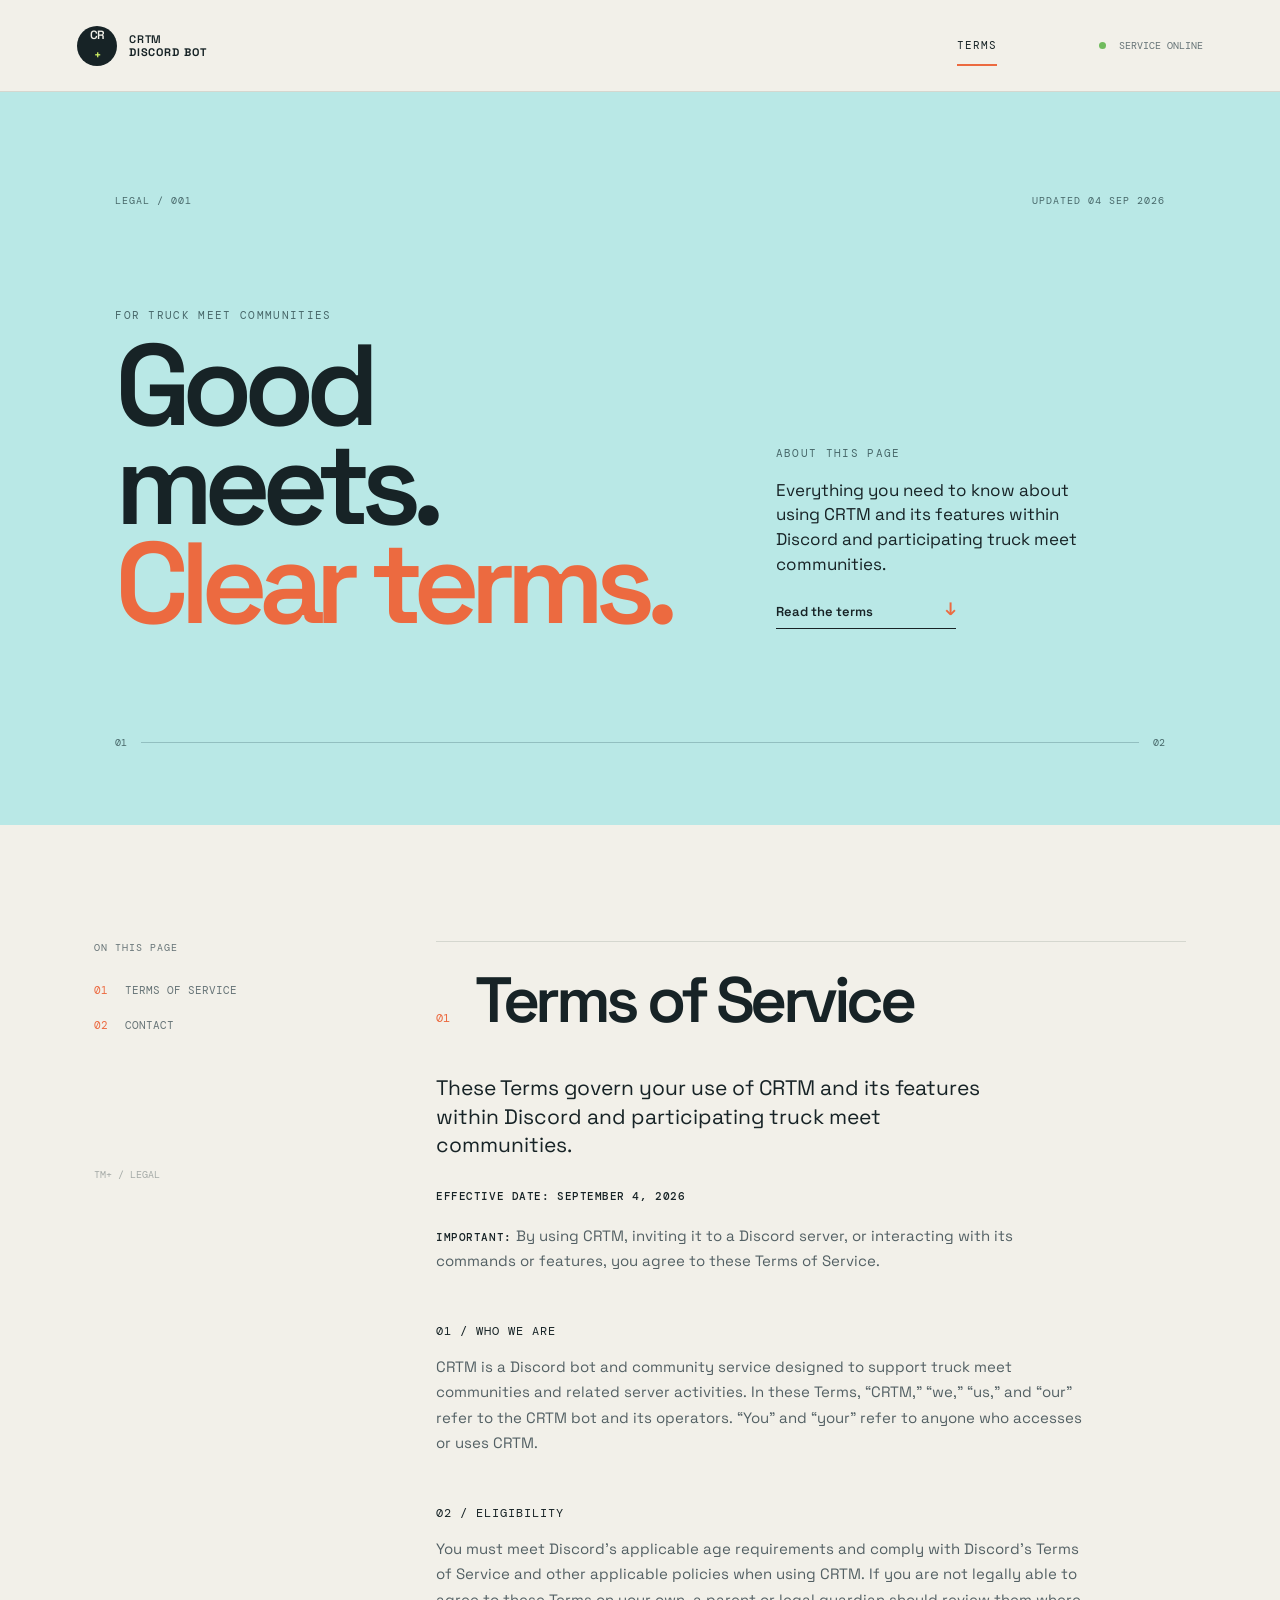
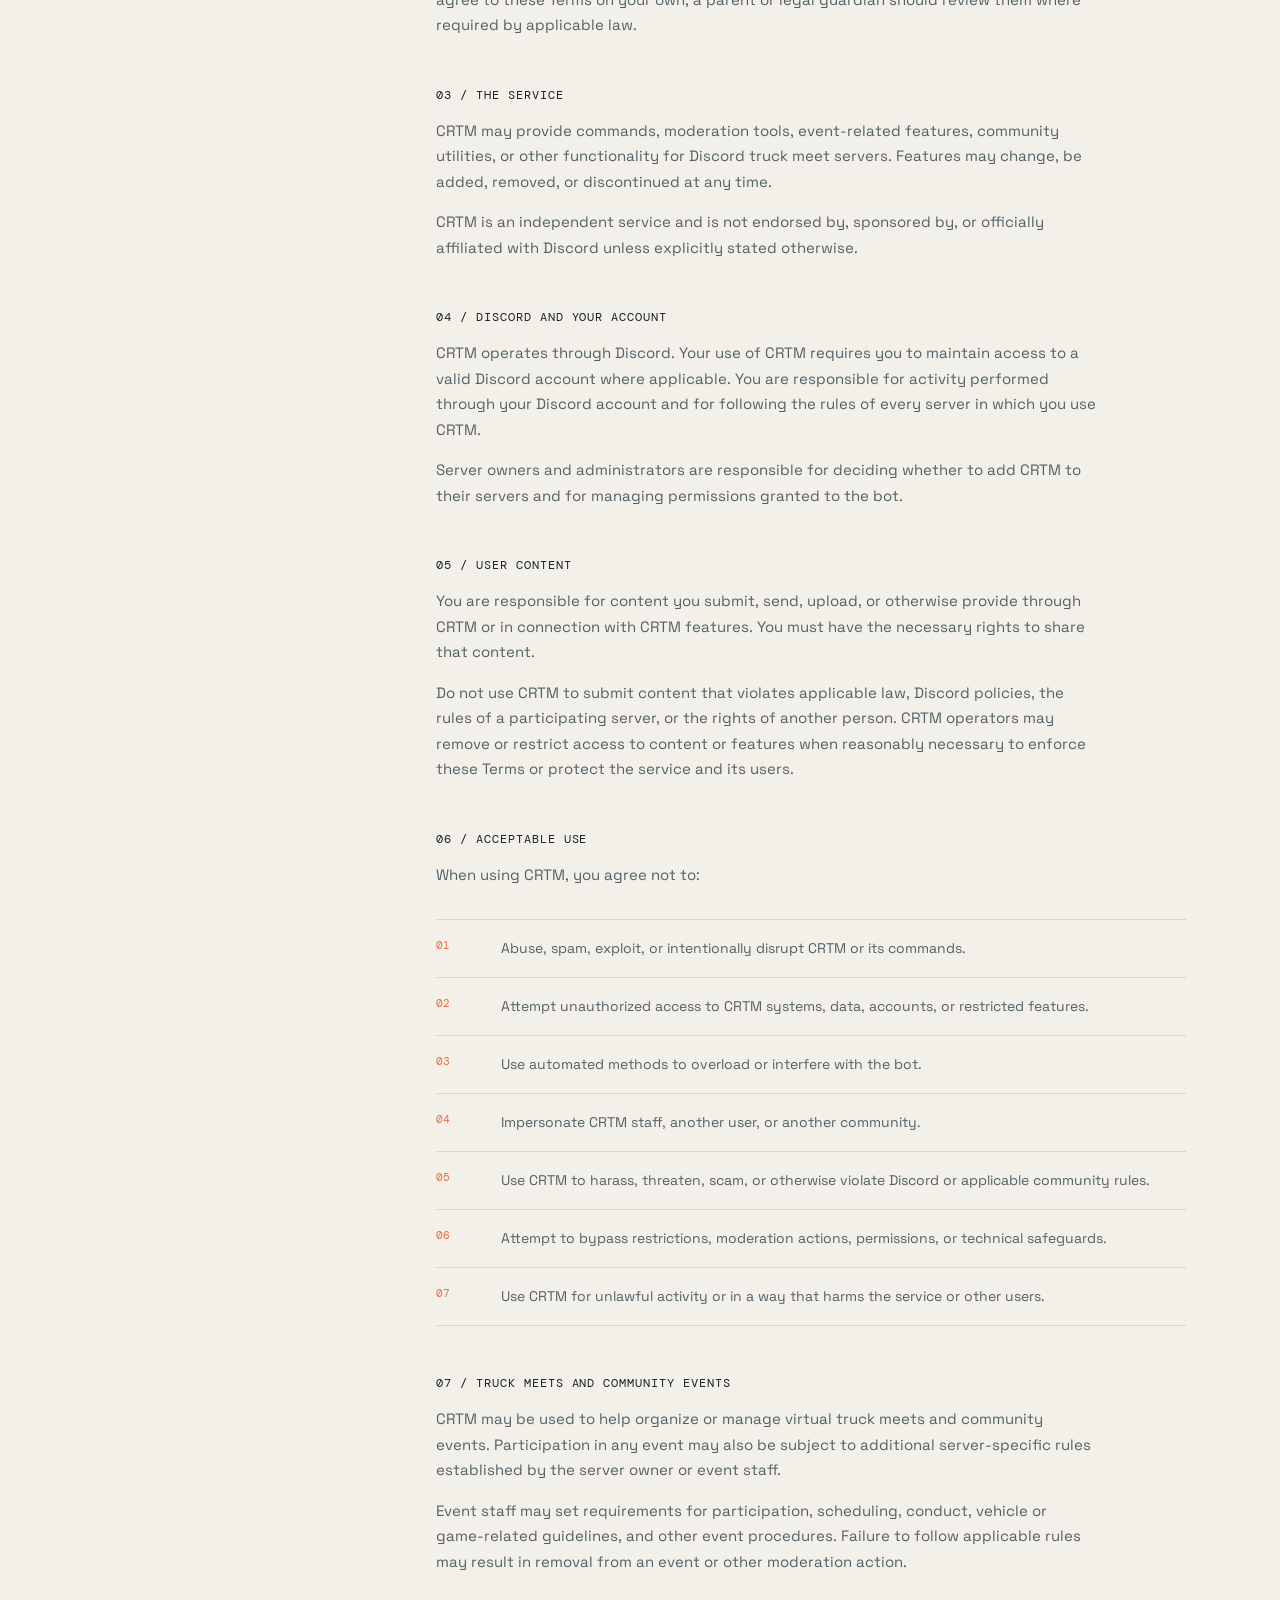
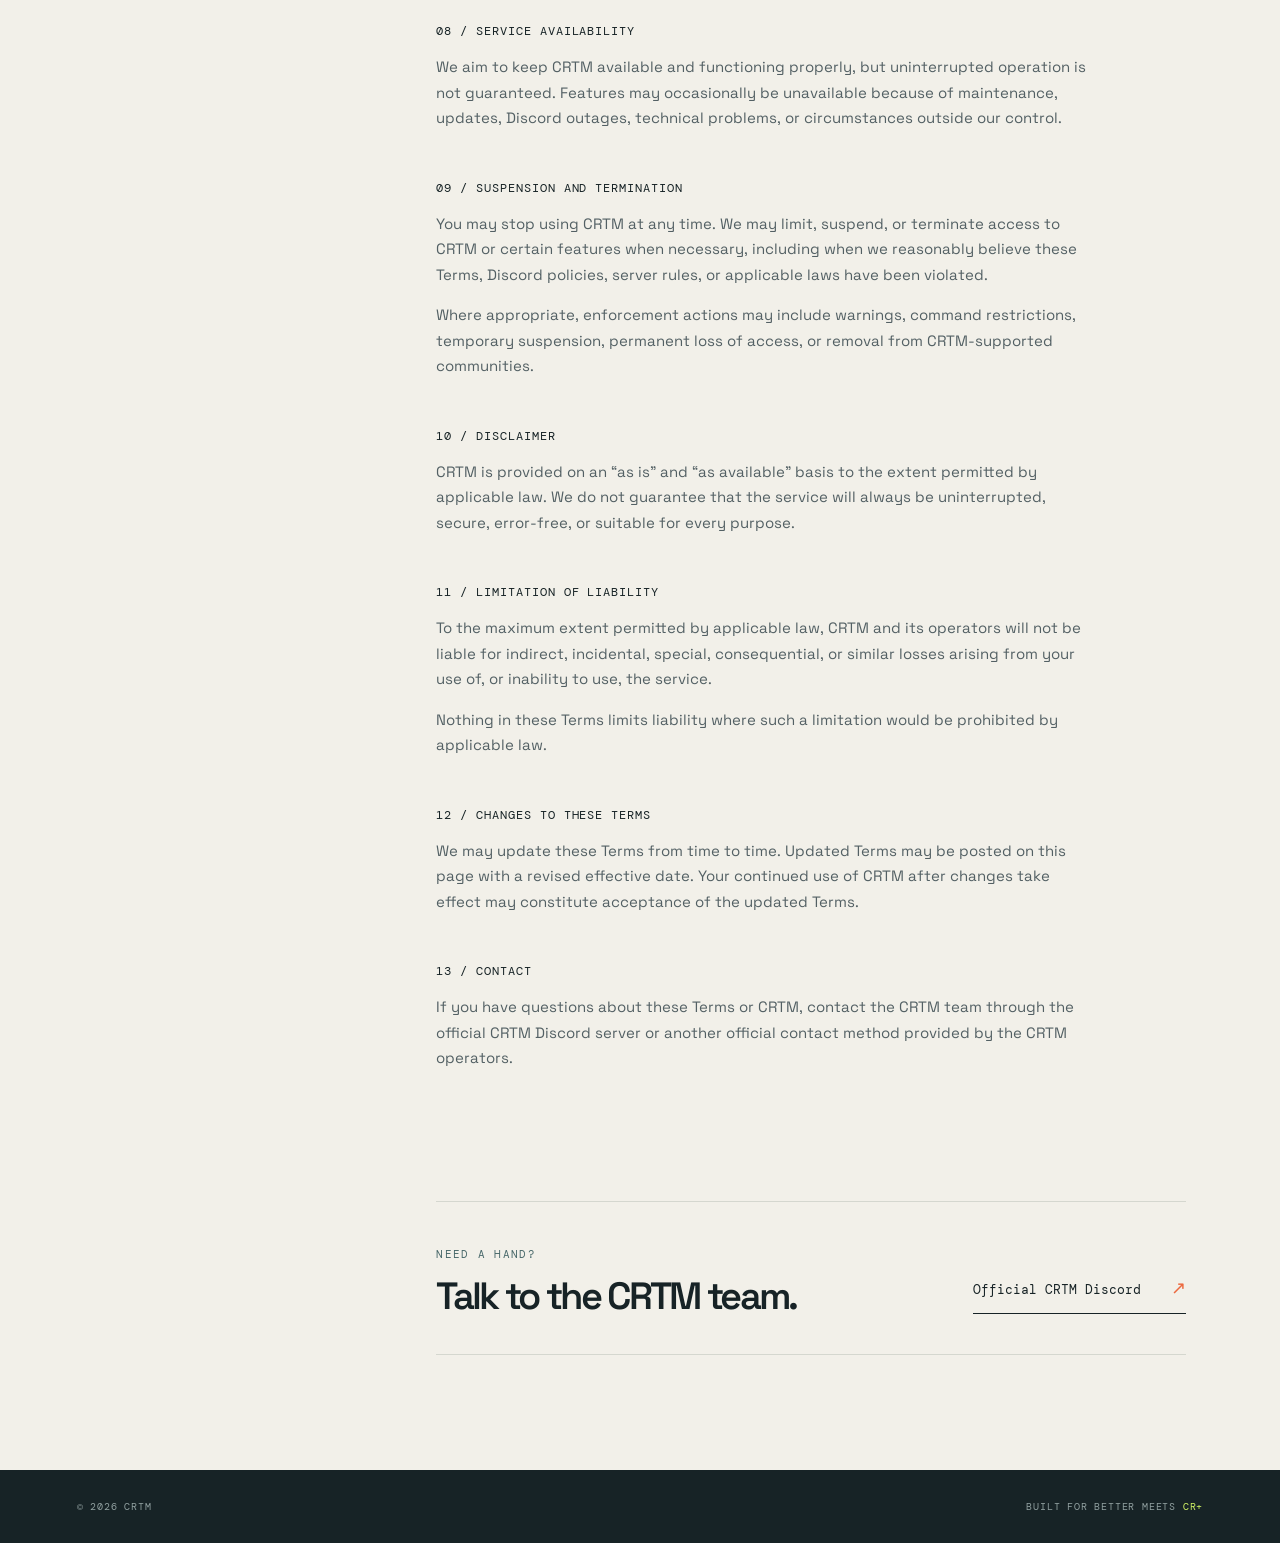
<file: index.html>
<!doctype html>
<html lang="en">
<head>
  <meta charset="UTF-8" />
  <meta name="viewport" content="width=device-width, initial-scale=1.0" />
  <meta name="description" content="Terms of Service for CRTM, a Discord bot for truck meet communities." />
  <title>CRTM | Terms of Service</title>
  <link rel="preconnect" href="https://fonts.googleapis.com">
  <link rel="preconnect" href="https://fonts.gstatic.com" crossorigin>
  <link href="https://fonts.googleapis.com/css2?family=DM+Mono:wght@400;500&family=Space+Grotesk:wght@400;500;600;700&display=swap" rel="stylesheet">
  <link rel="stylesheet" href="styles.css" />
</head>
<body>
  <div class="site-shell">
    <header class="topbar">
      <a class="brand" href="#top" aria-label="CRTM home">
        <span class="brand-mark">CR<span>+</span></span>
        <span>CRTM<br><b>DISCORD BOT</b></span>
      </a>
      <nav class="nav-links" aria-label="Legal navigation">
        <a class="active" href="#terms">Terms</a>
      </nav>
      <span class="status"><i></i> Service online</span>
    </header>

    <main id="top">
      <section class="hero">
        <div class="eyebrow"><span>LEGAL / 001</span><span>UPDATED 04 SEP 2026</span></div>
        <div class="hero-grid">
          <div>
            <p class="kicker">For truck meet communities</p>
            <h1>Good meets.<br><em>Clear terms.</em></h1>
          </div>
          <div class="hero-note">
            <span class="note-label">ABOUT THIS PAGE</span>
            <p>Everything you need to know about using CRTM and its features within Discord and participating truck meet communities.</p>
            <a class="jump-link" href="#terms">Read the terms <span>↓</span></a>
          </div>
        </div>
        <div class="route-line" aria-hidden="true"><span>01</span><div></div><span>02</span></div>
      </section>

      <section class="content-layout">
        <aside class="section-index" aria-label="Page sections">
          <span class="index-title">ON THIS PAGE</span>
          <a href="#terms"><b>01</b> Terms of Service</a>
          <a href="#contact"><b>02</b> Contact</a>
          <span class="index-foot">TM+ / LEGAL</span>
        </aside>

        <div class="legal-content">
          <article id="terms" class="legal-section">
            <div class="section-heading"><span class="number">01</span><h2>Terms of Service</h2></div>
            <p class="lead">These Terms govern your use of CRTM and its features within Discord and participating truck meet communities.</p>
            <p><strong>Effective date: September 4, 2026</strong></p>
            <p><strong>Important:</strong> By using CRTM, inviting it to a Discord server, or interacting with its commands or features, you agree to these Terms of Service.</p>
            <h3>01 / Who we are</h3>
            <p>CRTM is a Discord bot and community service designed to support truck meet communities and related server activities. In these Terms, “CRTM,” “we,” “us,” and “our” refer to the CRTM bot and its operators. “You” and “your” refer to anyone who accesses or uses CRTM.</p>
            <h3>02 / Eligibility</h3>
            <p>You must meet Discord's applicable age requirements and comply with Discord's Terms of Service and other applicable policies when using CRTM. If you are not legally able to agree to these Terms on your own, a parent or legal guardian should review them where required by applicable law.</p>
            <h3>03 / The service</h3>
            <p>CRTM may provide commands, moderation tools, event-related features, community utilities, or other functionality for Discord truck meet servers. Features may change, be added, removed, or discontinued at any time.</p>
            <p>CRTM is an independent service and is not endorsed by, sponsored by, or officially affiliated with Discord unless explicitly stated otherwise.</p>
            <h3>04 / Discord and your account</h3>
            <p>CRTM operates through Discord. Your use of CRTM requires you to maintain access to a valid Discord account where applicable. You are responsible for activity performed through your Discord account and for following the rules of every server in which you use CRTM.</p>
            <p>Server owners and administrators are responsible for deciding whether to add CRTM to their servers and for managing permissions granted to the bot.</p>
            <h3>05 / User content</h3>
            <p>You are responsible for content you submit, send, upload, or otherwise provide through CRTM or in connection with CRTM features. You must have the necessary rights to share that content.</p>
            <p>Do not use CRTM to submit content that violates applicable law, Discord policies, the rules of a participating server, or the rights of another person. CRTM operators may remove or restrict access to content or features when reasonably necessary to enforce these Terms or protect the service and its users.</p>
            <h3>06 / Acceptable use</h3>
            <p>When using CRTM, you agree not to:</p>
            <ul class="rule-list">
              <li><span>01</span><div>Abuse, spam, exploit, or intentionally disrupt CRTM or its commands.</div></li>
              <li><span>02</span><div>Attempt unauthorized access to CRTM systems, data, accounts, or restricted features.</div></li>
              <li><span>03</span><div>Use automated methods to overload or interfere with the bot.</div></li>
              <li><span>04</span><div>Impersonate CRTM staff, another user, or another community.</div></li>
              <li><span>05</span><div>Use CRTM to harass, threaten, scam, or otherwise violate Discord or applicable community rules.</div></li>
              <li><span>06</span><div>Attempt to bypass restrictions, moderation actions, permissions, or technical safeguards.</div></li>
              <li><span>07</span><div>Use CRTM for unlawful activity or in a way that harms the service or other users.</div></li>
            </ul>
            <h3>07 / Truck meets and community events</h3>
            <p>CRTM may be used to help organize or manage virtual truck meets and community events. Participation in any event may also be subject to additional server-specific rules established by the server owner or event staff.</p>
            <p>Event staff may set requirements for participation, scheduling, conduct, vehicle or game-related guidelines, and other event procedures. Failure to follow applicable rules may result in removal from an event or other moderation action.</p>
            <h3>08 / Service availability</h3>
            <p>We aim to keep CRTM available and functioning properly, but uninterrupted operation is not guaranteed. Features may occasionally be unavailable because of maintenance, updates, Discord outages, technical problems, or circumstances outside our control.</p>
            <h3>09 / Suspension and termination</h3>
            <p>You may stop using CRTM at any time. We may limit, suspend, or terminate access to CRTM or certain features when necessary, including when we reasonably believe these Terms, Discord policies, server rules, or applicable laws have been violated.</p>
            <p>Where appropriate, enforcement actions may include warnings, command restrictions, temporary suspension, permanent loss of access, or removal from CRTM-supported communities.</p>
            <h3>10 / Disclaimer</h3>
            <p>CRTM is provided on an “as is” and “as available” basis to the extent permitted by applicable law. We do not guarantee that the service will always be uninterrupted, secure, error-free, or suitable for every purpose.</p>
            <h3>11 / Limitation of liability</h3>
            <p>To the maximum extent permitted by applicable law, CRTM and its operators will not be liable for indirect, incidental, special, consequential, or similar losses arising from your use of, or inability to use, the service.</p>
            <p>Nothing in these Terms limits liability where such a limitation would be prohibited by applicable law.</p>
            <h3>12 / Changes to these terms</h3>
            <p>We may update these Terms from time to time. Updated Terms may be posted on this page with a revised effective date. Your continued use of CRTM after changes take effect may constitute acceptance of the updated Terms.</p>
            <h3>13 / Contact</h3>
            <p>If you have questions about these Terms or CRTM, contact the CRTM team through the official CRTM Discord server or another official contact method provided by the CRTM operators.</p>
          </article>

          <section id="contact" class="contact-strip">
            <div><span class="note-label">NEED A HAND?</span><h2>Talk to the CRTM team.</h2></div>
            <a class="contact-link" href="#contact">Official CRTM Discord <span>↗</span></a>
          </section>
        </div>
      </section>
    </main>

    <footer class="footer"><span>© 2026 CRTM</span><span>BUILT FOR BETTER MEETS <b>CR+</b></span></footer>
  </div>
  <script src="script.js"></script>
</body>
</html>
</file>
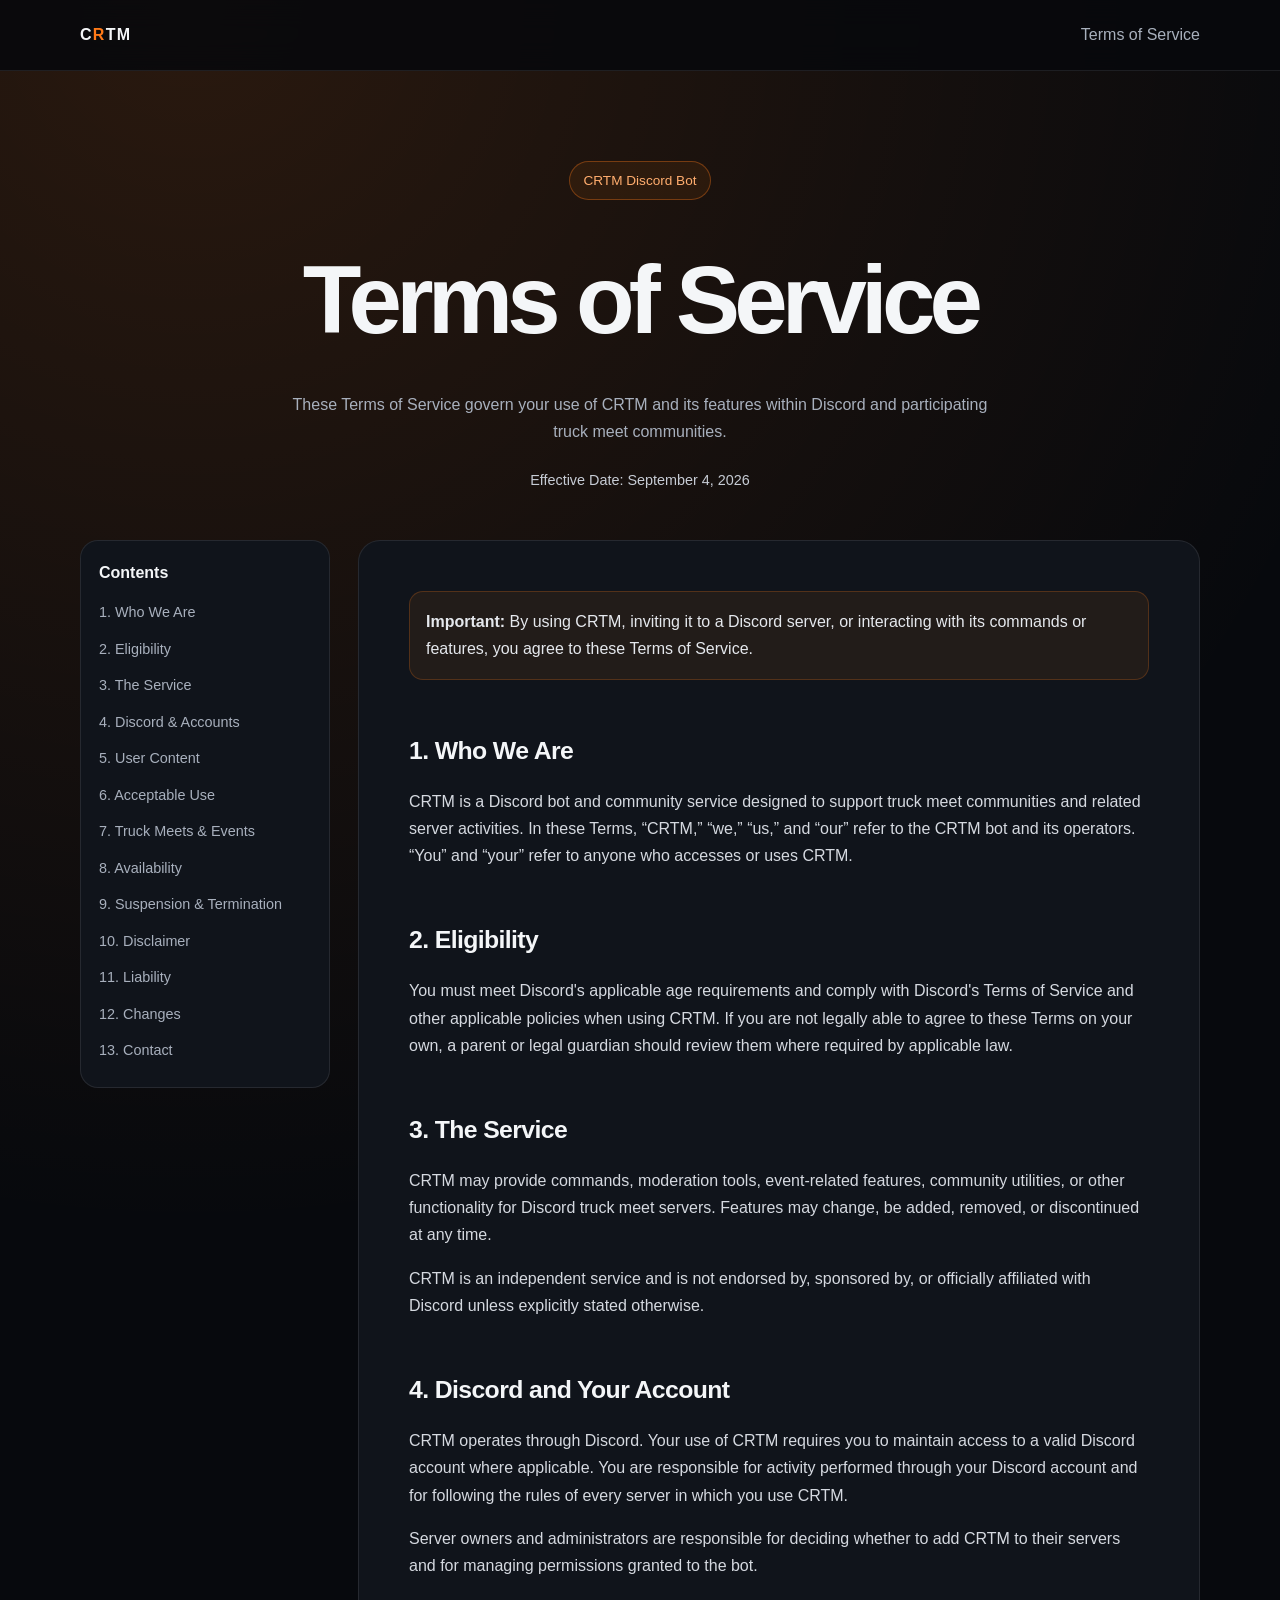
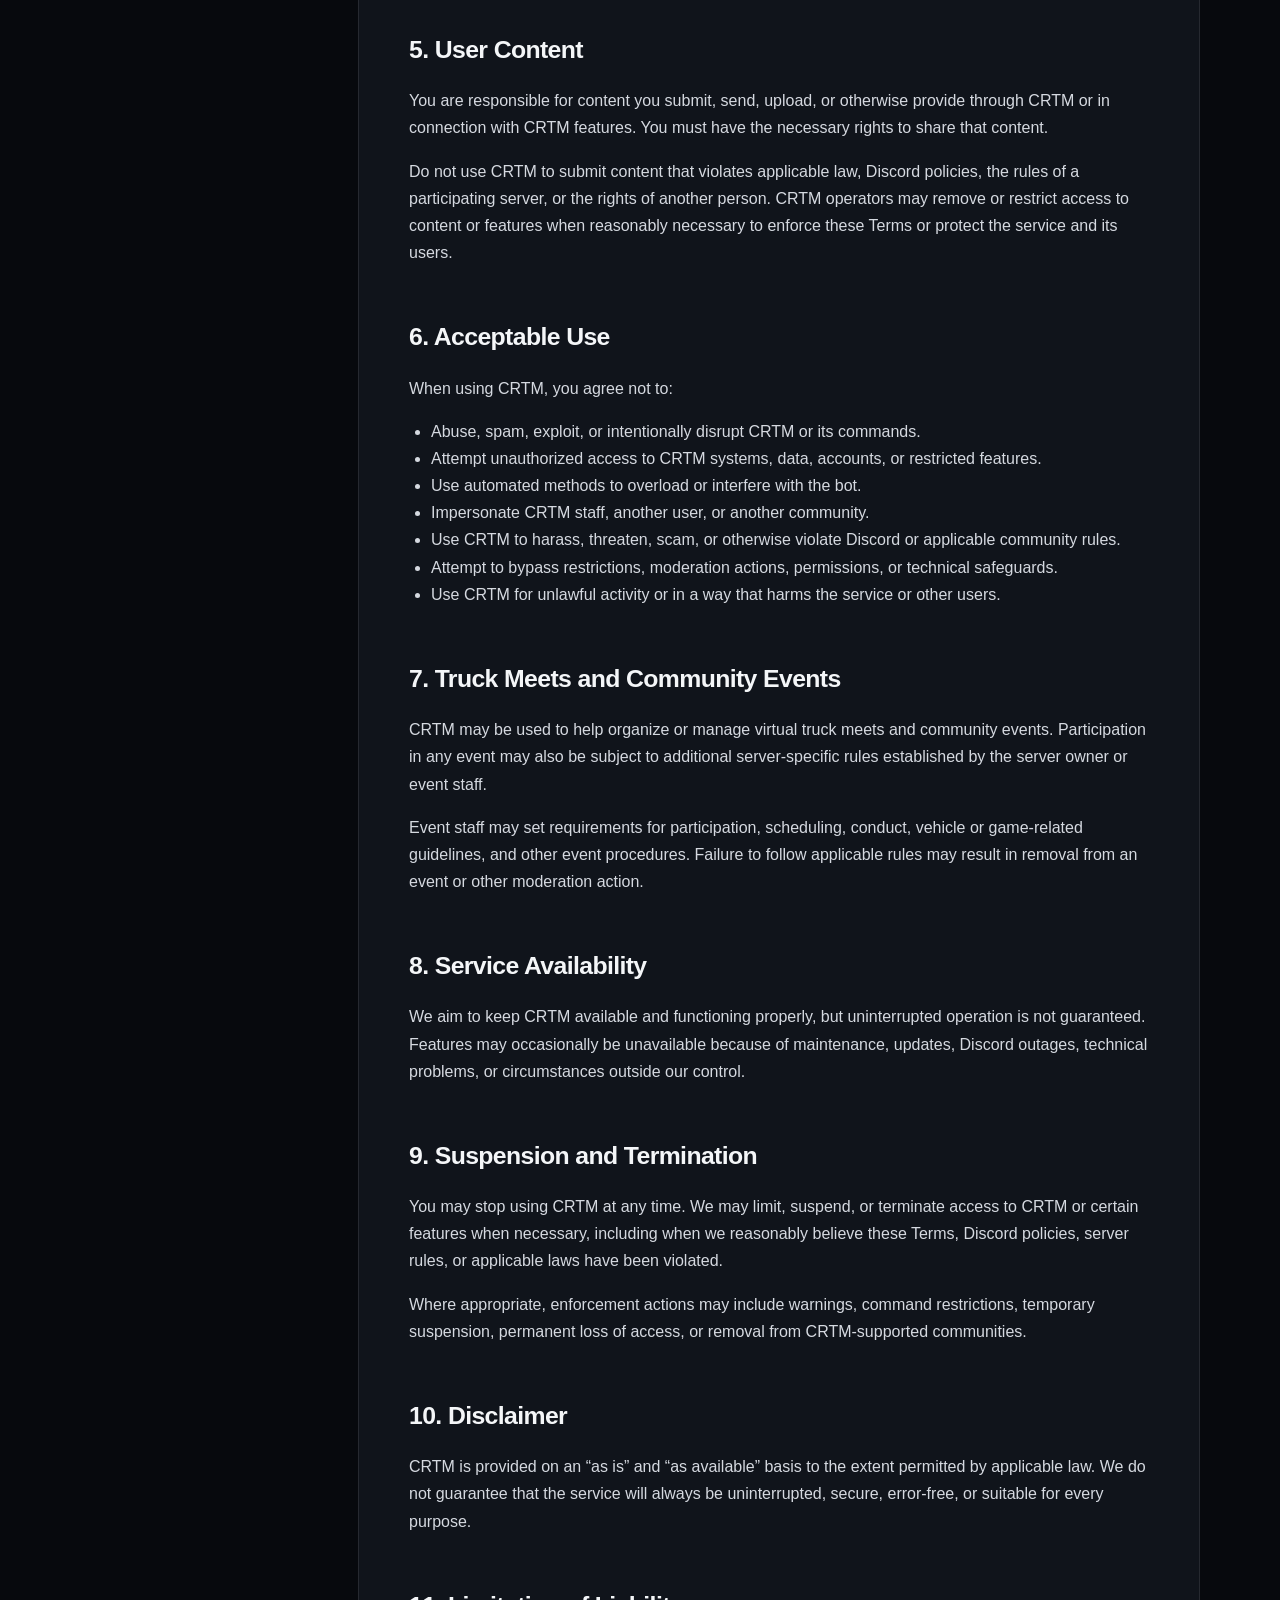
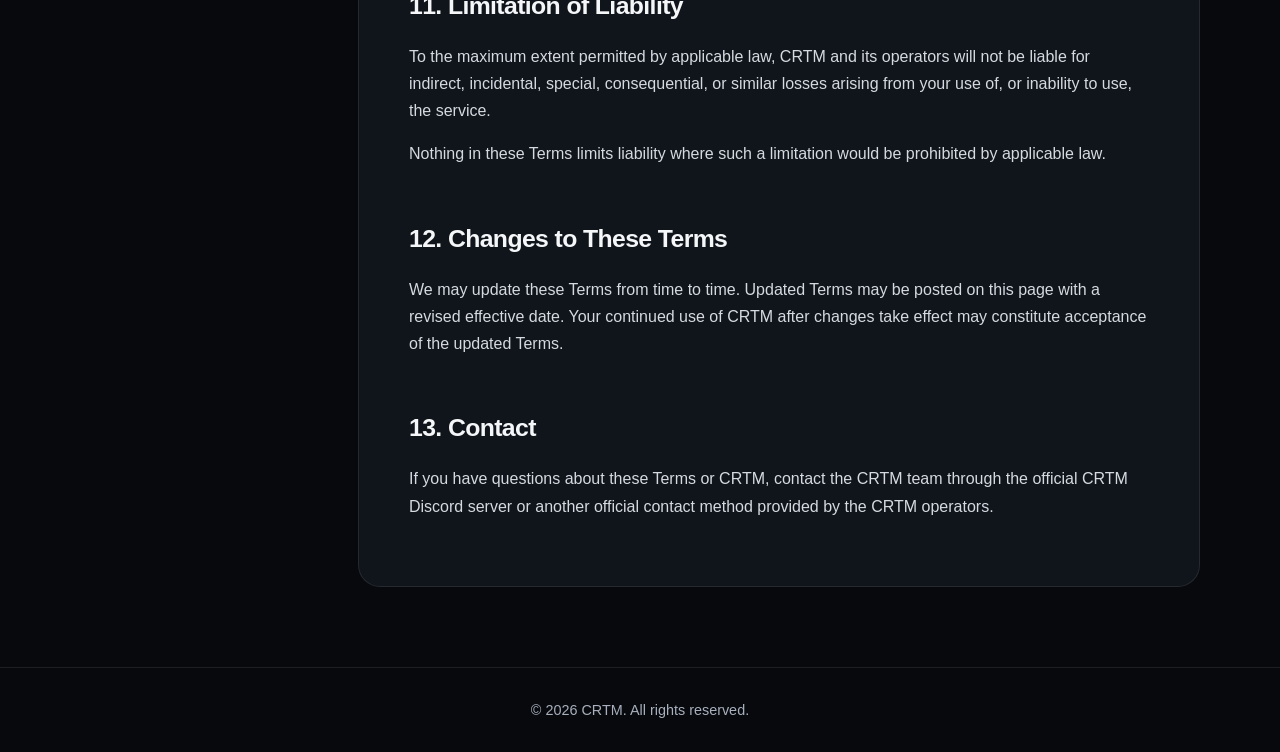
<file: CRTM-Terms-of-Service.html>
<!DOCTYPE html>
<html lang="en">
<head>
<meta charset="UTF-8">
<meta name="viewport" content="width=device-width, initial-scale=1.0">
<meta name="description" content="CRTM Discord Bot Terms of Service">
<title>CRTM | Terms of Service</title>
<style>
:root{
  --bg:#07090d;--panel:#10141b;--panel2:#151a23;--text:#f4f6f8;
  --muted:#a8b0bd;--accent:#ff7a18;--line:rgba(255,255,255,.09);
}
*{box-sizing:border-box} html{scroll-behavior:smooth}
body{margin:0;font-family:Inter,Arial,sans-serif;background:
radial-gradient(circle at 15% 0%,rgba(255,122,24,.14),transparent 30%),var(--bg);
color:var(--text);line-height:1.7}
.wrap{width:min(1120px,calc(100% - 32px));margin:auto}
nav{position:sticky;top:0;z-index:5;background:rgba(7,9,13,.88);
backdrop-filter:blur(14px);border-bottom:1px solid var(--line)}
.nav{height:70px;display:flex;align-items:center;justify-content:space-between}
.brand{font-weight:900;letter-spacing:.08em}.brand span{color:var(--accent)}
a{color:inherit}.nav a{color:var(--muted);text-decoration:none}
header{text-align:center;padding:90px 0 48px}
.badge{display:inline-block;padding:7px 13px;border:1px solid rgba(255,122,24,.35);
border-radius:999px;color:#ffad6e;background:rgba(255,122,24,.08);font-size:.85rem}
h1{font-size:clamp(3rem,8vw,6rem);margin:18px 0 10px;letter-spacing:-.06em}
.sub{max-width:720px;margin:auto;color:var(--muted)}
.meta{margin-top:22px;color:#c7ccd5;font-size:.9rem}
.layout{display:grid;grid-template-columns:250px 1fr;gap:28px;padding-bottom:80px}
aside{position:sticky;top:92px;align-self:start;background:var(--panel);border:1px solid var(--line);
border-radius:18px;padding:18px}
aside strong{display:block;margin-bottom:8px} aside a{display:block;text-decoration:none;color:var(--muted);padding:6px 0;font-size:.9rem}
aside a:hover{color:var(--accent)}
main{background:var(--panel);border:1px solid var(--line);border-radius:22px;padding:clamp(25px,5vw,50px)}
.notice{background:rgba(255,122,24,.08);border:1px solid rgba(255,122,24,.22);padding:16px;border-radius:14px;color:#e5e8ed}
section{padding-top:8px;margin-top:42px}h2{font-size:1.55rem;letter-spacing:-.025em;margin:0 0 12px}
p,li{color:#d5d9e0}ul{padding-left:22px}
footer{text-align:center;color:var(--muted);padding:30px;border-top:1px solid var(--line);font-size:.9rem}
@media(max-width:820px){.layout{grid-template-columns:1fr}aside{position:static}header{padding-top:60px}}
</style>
</head>
<body>
<nav><div class="wrap nav"><div class="brand">C<span>R</span>TM</div><a href="#terms">Terms of Service</a></div></nav>

<header class="wrap">
  <div class="badge">CRTM Discord Bot</div>
  <h1>Terms of Service</h1>
  <p class="sub">These Terms of Service govern your use of CRTM and its features within Discord and participating truck meet communities.</p>
  <div class="meta">Effective Date: September 4, 2026</div>
</header>

<div class="wrap layout">
<aside>
<strong>Contents</strong>
<a href="#who">1. Who We Are</a>
<a href="#eligibility">2. Eligibility</a>
<a href="#service">3. The Service</a>
<a href="#discord">4. Discord & Accounts</a>
<a href="#content">5. User Content</a>
<a href="#rules">6. Acceptable Use</a>
<a href="#events">7. Truck Meets & Events</a>
<a href="#availability">8. Availability</a>
<a href="#termination">9. Suspension & Termination</a>
<a href="#disclaimer">10. Disclaimer</a>
<a href="#liability">11. Liability</a>
<a href="#changes">12. Changes</a>
<a href="#contact">13. Contact</a>
</aside>

<main id="terms">
<div class="notice"><strong>Important:</strong> By using CRTM, inviting it to a Discord server, or interacting with its commands or features, you agree to these Terms of Service.</div>

<section id="who">
<h2>1. Who We Are</h2>
<p>CRTM is a Discord bot and community service designed to support truck meet communities and related server activities. In these Terms, “CRTM,” “we,” “us,” and “our” refer to the CRTM bot and its operators. “You” and “your” refer to anyone who accesses or uses CRTM.</p>
</section>

<section id="eligibility">
<h2>2. Eligibility</h2>
<p>You must meet Discord's applicable age requirements and comply with Discord's Terms of Service and other applicable policies when using CRTM. If you are not legally able to agree to these Terms on your own, a parent or legal guardian should review them where required by applicable law.</p>
</section>

<section id="service">
<h2>3. The Service</h2>
<p>CRTM may provide commands, moderation tools, event-related features, community utilities, or other functionality for Discord truck meet servers. Features may change, be added, removed, or discontinued at any time.</p>
<p>CRTM is an independent service and is not endorsed by, sponsored by, or officially affiliated with Discord unless explicitly stated otherwise.</p>
</section>

<section id="discord">
<h2>4. Discord and Your Account</h2>
<p>CRTM operates through Discord. Your use of CRTM requires you to maintain access to a valid Discord account where applicable. You are responsible for activity performed through your Discord account and for following the rules of every server in which you use CRTM.</p>
<p>Server owners and administrators are responsible for deciding whether to add CRTM to their servers and for managing permissions granted to the bot.</p>
</section>

<section id="content">
<h2>5. User Content</h2>
<p>You are responsible for content you submit, send, upload, or otherwise provide through CRTM or in connection with CRTM features. You must have the necessary rights to share that content.</p>
<p>Do not use CRTM to submit content that violates applicable law, Discord policies, the rules of a participating server, or the rights of another person. CRTM operators may remove or restrict access to content or features when reasonably necessary to enforce these Terms or protect the service and its users.</p>
</section>

<section id="rules">
<h2>6. Acceptable Use</h2>
<p>When using CRTM, you agree not to:</p>
<ul>
<li>Abuse, spam, exploit, or intentionally disrupt CRTM or its commands.</li>
<li>Attempt unauthorized access to CRTM systems, data, accounts, or restricted features.</li>
<li>Use automated methods to overload or interfere with the bot.</li>
<li>Impersonate CRTM staff, another user, or another community.</li>
<li>Use CRTM to harass, threaten, scam, or otherwise violate Discord or applicable community rules.</li>
<li>Attempt to bypass restrictions, moderation actions, permissions, or technical safeguards.</li>
<li>Use CRTM for unlawful activity or in a way that harms the service or other users.</li>
</ul>
</section>

<section id="events">
<h2>7. Truck Meets and Community Events</h2>
<p>CRTM may be used to help organize or manage virtual truck meets and community events. Participation in any event may also be subject to additional server-specific rules established by the server owner or event staff.</p>
<p>Event staff may set requirements for participation, scheduling, conduct, vehicle or game-related guidelines, and other event procedures. Failure to follow applicable rules may result in removal from an event or other moderation action.</p>
</section>

<section id="availability">
<h2>8. Service Availability</h2>
<p>We aim to keep CRTM available and functioning properly, but uninterrupted operation is not guaranteed. Features may occasionally be unavailable because of maintenance, updates, Discord outages, technical problems, or circumstances outside our control.</p>
</section>

<section id="termination">
<h2>9. Suspension and Termination</h2>
<p>You may stop using CRTM at any time. We may limit, suspend, or terminate access to CRTM or certain features when necessary, including when we reasonably believe these Terms, Discord policies, server rules, or applicable laws have been violated.</p>
<p>Where appropriate, enforcement actions may include warnings, command restrictions, temporary suspension, permanent loss of access, or removal from CRTM-supported communities.</p>
</section>

<section id="disclaimer">
<h2>10. Disclaimer</h2>
<p>CRTM is provided on an “as is” and “as available” basis to the extent permitted by applicable law. We do not guarantee that the service will always be uninterrupted, secure, error-free, or suitable for every purpose.</p>
</section>

<section id="liability">
<h2>11. Limitation of Liability</h2>
<p>To the maximum extent permitted by applicable law, CRTM and its operators will not be liable for indirect, incidental, special, consequential, or similar losses arising from your use of, or inability to use, the service.</p>
<p>Nothing in these Terms limits liability where such a limitation would be prohibited by applicable law.</p>
</section>

<section id="changes">
<h2>12. Changes to These Terms</h2>
<p>We may update these Terms from time to time. Updated Terms may be posted on this page with a revised effective date. Your continued use of CRTM after changes take effect may constitute acceptance of the updated Terms.</p>
</section>

<section id="contact">
<h2>13. Contact</h2>
<p>If you have questions about these Terms or CRTM, contact the CRTM team through the official CRTM Discord server or another official contact method provided by the CRTM operators.</p>
</section>
</main>
</div>

<footer>© 2026 CRTM. All rights reserved.</footer>
</body>
</html>
</file>
<file: styles.css>
:root {
  --ink: #172326;
  --muted: #677477;
  --paper: #f2f0e9;
  --line: #d5d7cf;
  --acid: #d1f365;
  --orange: #ec6a40;
  --blue: #b9e8e6;
}

* { box-sizing: border-box; }
html { scroll-behavior: smooth; }
body { margin: 0; background: var(--paper); color: var(--ink); font-family: 'Space Grotesk', sans-serif; }
a { color: inherit; text-decoration: none; }
.site-shell { max-width: 1440px; margin: 0 auto; overflow: hidden; }
.topbar { height: 92px; border-bottom: 1px solid var(--line); display: flex; align-items: center; padding: 0 6vw; gap: 5vw; }
.brand { display: flex; align-items: center; gap: 12px; font-size: 11px; line-height: 1.1; letter-spacing: .08em; font-weight: 600; }
.brand-mark { display: grid; place-items: center; width: 40px; height: 40px; background: var(--ink); color: var(--paper); border-radius: 50%; font-size: 12px; letter-spacing: -.08em; }
.brand-mark span { color: var(--acid); }
.nav-links { display: flex; gap: 28px; margin-left: auto; font-family: 'DM Mono', monospace; font-size: 11px; text-transform: uppercase; letter-spacing: .08em; }
.nav-links a { color: var(--muted); padding: 12px 0; border-bottom: 2px solid transparent; }
.nav-links a.active, .nav-links a:hover { color: var(--ink); border-color: var(--orange); }
.status { margin-left: 3vw; font: 10px 'DM Mono', monospace; text-transform: uppercase; color: var(--muted); white-space: nowrap; }
.status i { display: inline-block; width: 7px; height: 7px; margin-right: 7px; border-radius: 50%; background: #70bb5d; }
.hero { padding: 8vw 9vw 6vw; background: var(--blue); position: relative; }
.eyebrow { display: flex; justify-content: space-between; font: 10px 'DM Mono', monospace; letter-spacing: .1em; color: #48686a; }
.hero-grid { display: grid; grid-template-columns: 1.5fr 1fr; align-items: end; gap: 6vw; margin-top: 7vw; }
.kicker, .note-label { font: 11px 'DM Mono', monospace; text-transform: uppercase; letter-spacing: .12em; color: #48686a; }
h1 { margin: 14px 0 0; font-size: clamp(58px, 9vw, 137px); line-height: .86; letter-spacing: -.08em; font-weight: 600; }
h1 em { font-style: normal; color: var(--orange); }
.hero-note { max-width: 330px; padding-bottom: 4px; }
.hero-note p { margin: 16px 0 27px; font-size: 17px; line-height: 1.45; }
.jump-link { display: flex; justify-content: space-between; width: 180px; padding-bottom: 8px; border-bottom: 1px solid var(--ink); font-size: 13px; font-weight: 600; }
.jump-link span { color: var(--orange); font-size: 18px; line-height: .7; }
.route-line { display: flex; align-items: center; gap: 14px; margin-top: 8vw; color: #48686a; font: 10px 'DM Mono', monospace; }
.route-line div { flex: 1; height: 1px; background: #92bfc0; }
.content-layout { display: grid; grid-template-columns: 240px minmax(0, 750px); gap: 8vw; justify-content: center; padding: 9vw 6vw; }
.section-index { display: flex; flex-direction: column; align-items: flex-start; gap: 21px; position: sticky; top: 30px; height: max-content; font: 11px 'DM Mono', monospace; text-transform: uppercase; }
.index-title { color: var(--muted); font-size: 10px; letter-spacing: .1em; margin-bottom: 8px; }
.section-index a { color: var(--muted); }
.section-index a:hover { color: var(--orange); }
.section-index a b { color: var(--orange); font-weight: 400; margin-right: 10px; }
.index-foot { margin-top: 9vw; color: #a5aaa7; font-size: 10px; }
.legal-section { border-top: 1px solid var(--line); padding-top: 28px; padding-bottom: 9vw; }
.section-heading { display: flex; align-items: baseline; gap: 25px; }
.number { color: var(--orange); font: 12px 'DM Mono', monospace; }
h2 { margin: 0; font-size: clamp(38px, 5vw, 67px); letter-spacing: -.07em; line-height: .95; font-weight: 600; }
.lead { max-width: 580px; font-size: 21px; line-height: 1.35; margin: 44px 0 23px; }
.legal-section p:not(.lead) { max-width: 660px; color: #536064; font-size: 15px; line-height: 1.7; }
.legal-section p strong { color: var(--ink); font-family: 'DM Mono', monospace; font-size: 11px; font-weight: 500; text-transform: uppercase; letter-spacing: .05em; }
h3 { margin: 49px 0 9px; font: 12px 'DM Mono', monospace; text-transform: uppercase; letter-spacing: .08em; color: var(--ink); }
.rule-list { list-style: none; padding: 0; margin: 32px 0 45px; border-top: 1px solid var(--line); }
.rule-list li { display: grid; grid-template-columns: 50px 1fr; gap: 15px; padding: 18px 0; border-bottom: 1px solid var(--line); color: #536064; font-size: 14px; line-height: 1.5; }
.rule-list span { color: var(--orange); font: 11px 'DM Mono', monospace; }
.privacy-section { padding-top: 28px; }
.contact-strip { display: flex; justify-content: space-between; align-items: end; gap: 30px; padding: 40px 0; border-top: 1px solid var(--line); border-bottom: 1px solid var(--line); }
.contact-strip h2 { margin-top: 15px; font-size: 38px; }
.contact-link { padding: 13px 0; border-bottom: 1px solid var(--ink); font: 13px 'DM Mono', monospace; }
.contact-link span { margin-left: 22px; color: var(--orange); font-size: 18px; }
.footer { display: flex; justify-content: space-between; padding: 30px 6vw; background: var(--ink); color: #91a0a0; font: 10px 'DM Mono', monospace; letter-spacing: .08em; }
.footer b { color: var(--acid); font-weight: 400; }

@media (max-width: 700px) {
  .topbar { height: 74px; padding: 0 22px; gap: 20px; }
  .brand { font-size: 9px; }
  .brand-mark { width: 34px; height: 34px; }
  .status { display: none; }
  .nav-links { gap: 17px; font-size: 10px; }
  .hero { padding: 52px 22px 40px; }
  .eyebrow { font-size: 8px; }
  .hero-grid { display: block; margin-top: 75px; }
  h1 { font-size: clamp(57px, 18vw, 100px); }
  .hero-note { margin-top: 55px; }
  .hero-note p { font-size: 16px; }
  .route-line { margin-top: 55px; }
  .content-layout { display: block; padding: 60px 22px; }
  .section-index { position: static; display: grid; grid-template-columns: 1fr 1fr; margin-bottom: 72px; gap: 16px; }
  .index-title, .index-foot { grid-column: 1 / -1; }
  .index-foot { margin-top: 14px; }
  .section-heading { gap: 15px; }
  h2 { font-size: 42px; }
  .lead { margin-top: 34px; font-size: 19px; }
  .legal-section { padding-bottom: 72px; }
  h3 { margin-top: 38px; }
  .contact-strip { display: block; }
  .contact-link { display: inline-block; margin-top: 30px; }
  .footer { padding: 25px 22px; display: block; line-height: 2; }
  .footer span { display: block; }
}
</file>
